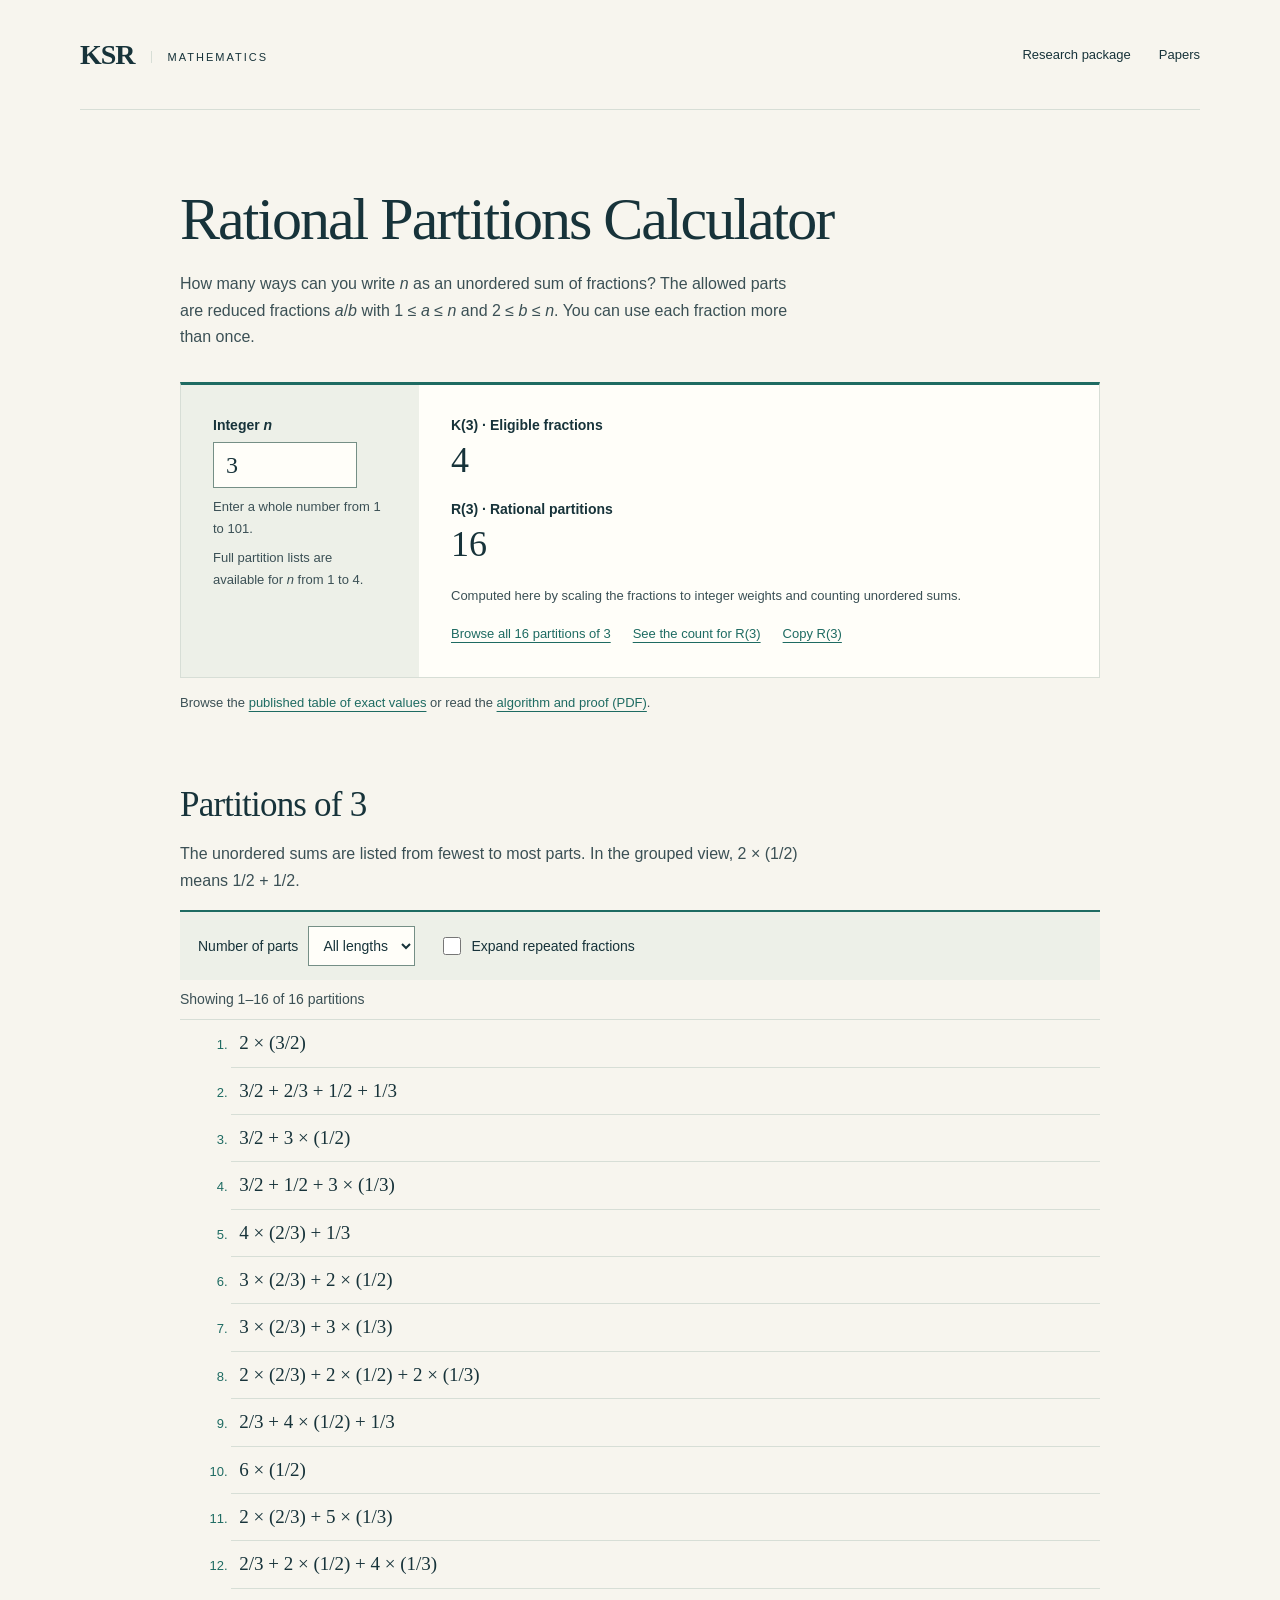
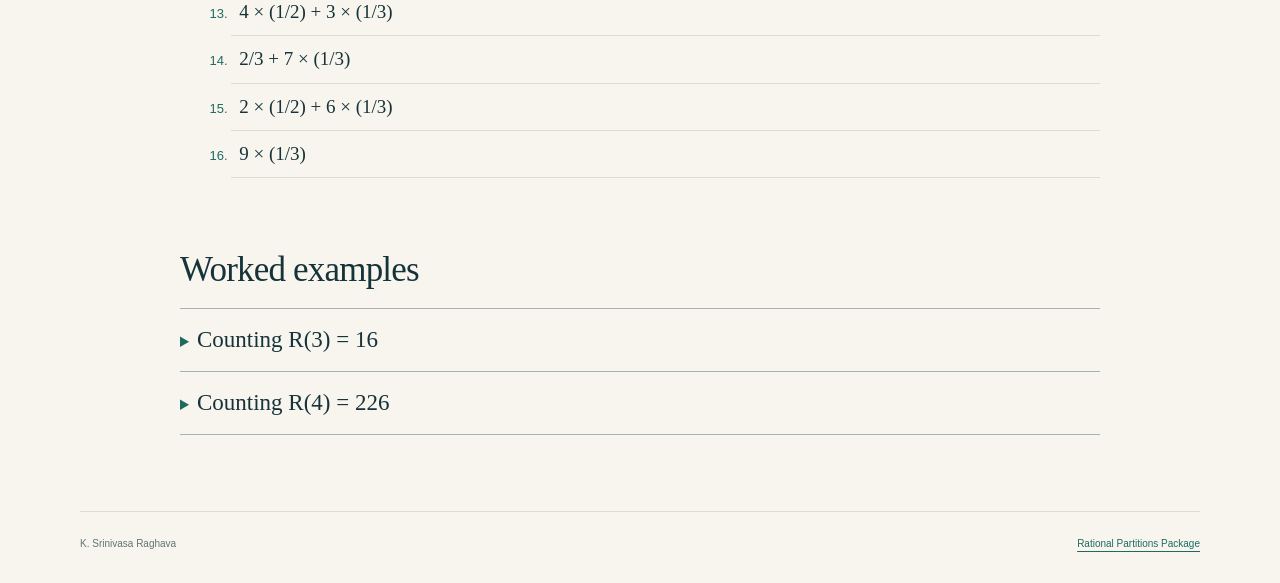
<file: docs/rational-partitions.html>
<!doctype html>
<html lang="en">
<head>
  <meta charset="utf-8">
  <meta name="viewport" content="width=device-width, initial-scale=1">
  <meta name="theme-color" content="#17333a">
  <meta name="description" content="Find exact rational partition counts through 101 and browse every partition of 3 and 4 alongside the worked examples.">
  <title>Rational Partitions Calculator | K. Srinivasa Raghava</title>
  <link rel="stylesheet" href="styles.css">
  <style>
    .calc-page { max-width: 920px; margin-inline: auto; padding-block: clamp(40px, 6vw, 76px); }
    .calc-page h1 { max-width: 800px; font-size: clamp(38px, 5vw, 60px); }
    .calc-page h2 { font-size: clamp(27px, 4vw, 35px); }
    .calc-page p, .calc-page li { line-height: 1.65; }
    .calc-intro { max-width: 71ch; margin: 18px 0 32px; color: var(--body); }
    .calc-panel { display: grid; grid-template-columns: minmax(180px, .7fr) minmax(0, 2fr); background: var(--white); border: 1px solid var(--line); border-top: 3px solid var(--accent); }
    .calc-controls, .calc-results { padding: clamp(20px, 3vw, 32px); min-width: 0; }
    .calc-controls { background: var(--wash); }
    .calc-controls label, .calc-label { display: block; font-size: 14px; font-weight: bold; }
    .calc-controls input { margin-top: 9px; width: 100%; max-width: 12ch; min-height: 46px; padding: 7px 12px; color: var(--ink); background: var(--white); border: 1px solid #758f86; font: 24px Georgia, serif; }
    .calc-page .calc-hint, .calc-page .calc-method, .calc-page .calc-source { color: var(--body); font-size: 13px; }
    .calc-hint { margin: 8px 0 0; }
    .calc-results dl { margin: 0; }
    .calc-results dt:not(:first-child) { margin-top: 18px; }
    .calc-label { margin-bottom: 5px; }
    .calc-value { display: block; margin: 0; overflow-wrap: anywhere; font: 36px/1.25 Georgia, serif; font-variant-numeric: lining-nums tabular-nums; }
    .calc-value.long { font: 16px/1.65 ui-monospace, Consolas, monospace; }
    .calc-method { margin: 18px 0 0; }
    .calc-actions { display: flex; flex-wrap: wrap; align-items: center; gap: 12px 22px; margin-top: 15px; font-size: 13px; }
    .calc-actions button { background: none; border: 0; color: var(--accent); text-decoration: underline; text-underline-offset: 4px; cursor: pointer; padding: 4px 0; }
    .calc-error { margin: 0; font-size: 15px; }
    .calc-source { margin: 14px 0 0; }
    .partition-explorer { margin-top: clamp(45px, 7vw, 72px); scroll-margin-top: 20px; }
    .partition-explorer p { max-width: 72ch; color: var(--body); }
    .list-controls { display: flex; align-items: center; flex-wrap: wrap; gap: 8px 28px; padding: 12px 18px; background: var(--wash); border-top: 2px solid var(--accent); }
    .list-controls label { display: inline-flex; align-items: center; gap: 10px; min-height: 44px; font-size: 14px; }
    .list-controls select, .list-pages button { min-height: 40px; padding: 7px 10px; border: 1px solid #758f86; background: var(--white); color: var(--ink); }
    .list-controls select { max-width: 100%; }
    .list-controls input { width: 18px; height: 18px; margin: 0; accent-color: var(--accent); }
    .list-navigation { position: sticky; top: 0; z-index: 1; display: flex; align-items: center; justify-content: space-between; flex-wrap: wrap; gap: 4px 14px; padding: 8px 0; background: var(--paper); border-bottom: 1px solid var(--line); }
    .list-navigation p { margin: 0; font-size: 14px; font-variant-numeric: tabular-nums; }
    .list-pages { display: flex; flex-wrap: wrap; gap: 8px; }
    .list-pages button { cursor: pointer; font-size: 14px; }
    .list-pages button:hover:enabled { background: var(--wash); }
    .list-pages button:disabled { color: var(--muted); border-color: var(--line); cursor: default; }
    .partition-list { margin: 0; padding-inline-start: 3.2em; }
    .partition-list li { padding: 8px 0 8px 8px; border-bottom: 1px solid var(--line); overflow-wrap: anywhere; font: 19px/1.6 Georgia, serif; font-variant-numeric: lining-nums tabular-nums; }
    .partition-list li::marker { color: var(--accent); font: 13px Arial, sans-serif; font-variant-numeric: tabular-nums; }
    .calc-examples { margin-top: clamp(45px, 7vw, 72px); }
    .calc-examples h2 { margin-bottom: 18px; }
    .calc-examples details { border-top: 1px solid #a4b4aa; }
    .calc-examples details:last-of-type { border-bottom: 1px solid #a4b4aa; }
    .calc-examples summary { cursor: pointer; padding: 18px 0; color: var(--ink); font: 23px Georgia, serif; }
    .calc-examples summary::marker { color: var(--accent); font-size: 16px; }
    .calc-steps { padding-left: 1.5em; margin: 0; max-width: 76ch; }
    .calc-steps li { padding: 0 0 13px 3px; }
    .calc-steps p { margin: 0 0 12px; }
    .calc-steps li::marker { color: var(--accent); font-weight: bold; }
    .calc-steps table { border-collapse: collapse; width: min(100%, 570px); margin: 8px 0 0; font-size: 15px; font-variant-numeric: tabular-nums; }
    .calc-steps th, .calc-steps td { padding: 7px 6px; text-align: right; border-bottom: 1px solid var(--line); }
    .calc-steps tr > :first-child { text-align: left; }
    .calc-equation { display: block; margin: 7px 0; font: clamp(18px, 2.5vw, 23px)/1.5 Georgia, serif; color: var(--accent); }
    .calc-examples details > p { margin: 0 0 22px; font-size: 14px; }
    .example-links { display: flex; flex-wrap: wrap; gap: 4px 22px; }
    @media (max-width: 620px) {
      .calc-panel { grid-template-columns: minmax(0, 1fr); }
      .calc-steps table { font-size: 13px; }
      .calc-steps th, .calc-steps td { padding: 6px 3px; }
    }
  </style>
</head>
<body>
  <a class="skip-link" href="#calculator">Skip to calculator</a>
  <header class="site-header">
    <a class="wordmark" href="./" aria-label="Research collection home">KSR<span>Mathematics</span></a>
    <nav aria-label="Main navigation">
      <a href="./#rational-partitions-package">Research package</a>
      <a href="./#papers">Papers</a>
    </nav>
  </header>
  <main class="calc-page">
    <h1>Rational Partitions Calculator</h1>
    <p class="calc-intro">How many ways can you write <i>n</i> as an unordered sum of fractions? The allowed parts are reduced fractions <i>a</i>/<i>b</i> with 1 ≤ <i>a</i> ≤ <i>n</i> and 2 ≤ <i>b</i> ≤ <i>n</i>. You can use each fraction more than once.</p>
    <section class="calc-panel" id="calculator" aria-label="Exact partition calculator">
      <div class="calc-controls">
        <label for="order">Integer <i>n</i></label>
        <input id="order" type="text" value="3" inputmode="numeric" autocomplete="off" spellcheck="false" aria-describedby="order-range" disabled>
        <p class="calc-hint" id="order-range">Enter a whole number from 1 to 101.</p>
        <p class="calc-hint">Full partition lists are available for <i>n</i> from 1 to 4.</p>
        <noscript><p>Enable JavaScript to change the input, or use the exact values table below.</p></noscript>
      </div>
      <div class="calc-results">
        <div id="result">
          <dl>
            <dt class="calc-label"><span id="key-label">K(3)</span> · Eligible fractions</dt>
            <dd class="calc-value" id="key-count">4</dd>
            <dt class="calc-label"><span id="partition-label">R(3)</span> · Rational partitions</dt>
            <dd class="calc-value" id="partition-count">16</dd>
          </dl>
          <p class="calc-method" id="method"></p>
          <div class="calc-actions">
            <a id="browse-list" href="#partitions" hidden>Browse the partitions</a>
            <a id="walkthrough" href="#example-3">See the count for R(3)</a>
            <button id="copy-count" type="button" hidden>Copy R(3)</button>
            <span id="copy-status" role="status"></span>
          </div>
        </div>
        <p class="calc-error" id="error" hidden></p>
        <span id="update-status" class="sr-only" role="status" aria-live="polite" aria-atomic="true"></span>
      </div>
    </section>
    <p class="calc-source">Browse the <a href="https://github.com/SRINIVASARAGHAVA/Rational-Partitions-Package/blob/main/R_values.txt">published table of exact values</a> or read the <a href="https://github.com/SRINIVASARAGHAVA/Rational-Partitions-Package/blob/main/rational-partition-algorithm.pdf">algorithm and proof (PDF)</a>.</p>
    <section class="partition-explorer" id="partitions" aria-labelledby="list-title" tabindex="-1" hidden>
      <h2 id="list-title">Rational partitions</h2>
      <p id="list-empty" hidden>There are no eligible fractions for 1, so its partition list is empty.</p>
      <div id="list-content">
        <p>The unordered sums are listed from fewest to most parts. In the grouped view, 2 × (1/2) means 1/2 + 1/2.</p>
        <div class="list-controls">
          <label>Number of parts <select id="part-length" aria-controls="partition-list"><option value="">All lengths</option></select></label>
          <label><input type="checkbox" id="expand-sums" aria-controls="partition-list">Expand repeated fractions</label>
        </div>
        <div class="list-navigation">
          <p id="list-range" role="status" aria-atomic="true"></p>
          <div id="list-pages" class="list-pages" role="group" aria-label="Partition list pages" hidden>
            <button type="button" id="list-prev" aria-controls="partition-list">Previous</button>
            <button type="button" id="list-next" aria-controls="partition-list">Next</button>
          </div>
        </div>
        <ol id="partition-list" class="partition-list" aria-labelledby="list-title"></ol>
      </div>
    </section>
    <section class="calc-examples" aria-labelledby="examples-title">
      <h2 id="examples-title">Worked examples</h2>
      <details id="example-3">
        <summary>Counting R(3) = 16</summary>
        <ol class="calc-steps">
          <li><strong>List the four fractions.</strong> The thirds are 1/3 and 2/3. The halves are 1/2 and 3/2. Their subtotals add to 3. The subtotal from thirds must therefore be a multiple of both 1/3 and 1/2. Since 2 and 3 are coprime, that subtotal is an integer.</li>
          <li><strong>Count the two groups.</strong> To make an integer subtotal <i>j</i> from thirds, the numbers of copies <i>u</i> and <i>v</i> satisfy <i>u</i> + 2<i>v</i> = 3<i>j</i>. For halves they satisfy <i>u</i> + 3<i>v</i> = 2<i>j</i>. In each case, choosing a nonnegative <i>v</i> up to the allowed maximum fixes <i>u</i>.
            <table aria-label="Ways to reach each subtotal using thirds or halves for n equals 3">
              <thead><tr><th scope="col">Subtotal <i>j</i></th><th scope="col">0</th><th scope="col">1</th><th scope="col">2</th><th scope="col">3</th></tr></thead>
              <tbody><tr><th scope="row">Thirds</th><td>1</td><td>2</td><td>4</td><td>5</td></tr>
                <tr><th scope="row">Halves</th><td>1</td><td>1</td><td>2</td><td>3</td></tr></tbody>
            </table>
          </li>
          <li><strong>Pair subtotals that add to 3.</strong> Each choice of thirds totaling <i>j</i> can be paired with every choice of halves totaling 3 − <i>j</i>.
            <span class="calc-equation">R(3) = 1 × 3 + 2 × 2 + 4 × 1 + 5 × 1 = <strong>16</strong>.</span>
          </li>
        </ol>
        <p class="example-links"><a class="use-example" href="#order" data-order="3" hidden>Show n = 3 in the calculator</a><a href="?n=3#partitions">Browse all 16 partitions of 3</a></p>
      </details>
      <details id="example-4">
        <summary>Counting R(4) = 226</summary>
        <ol class="calc-steps">
          <li><strong>Group the seven fractions.</strong> The thirds are 1/3, 2/3 and 4/3. The other parts are 1/4, 3/4, 1/2 and 3/2. The latter have denominators dividing 4. The thirds therefore have a subtotal that is a multiple of both 1/3 and 1/4, hence an integer.</li>
          <li><strong>Count each group by subtotal.</strong> For thirds totaling <i>j</i>, count the nonnegative solutions of <i>u</i> + 2<i>v</i> + 4<i>w</i> = 3<i>j</i>. For example, at <i>j</i> = 2 there are four solutions with <i>w</i> = 0 and two with <i>w</i> = 1.
            <p>The half parts total a multiple of 1/2. To reach the integer <i>j</i>, the quarter parts must therefore also total a multiple of 1/2. Write their subtotal as <i>r</i>/2, leaving (2<i>j</i> − <i>r</i>)/2 for the half parts. In quarter units the first count is ⌊2<i>r</i>/3⌋ + 1. In half units the second is ⌊(2<i>j</i> − <i>r</i>)/3⌋ + 1. Multiply the two counts and sum over <i>r</i> = 0, …, 2<i>j</i>. At <i>j</i> = 1 this gives 1 × 1 + 1 × 1 + 2 × 1 = 4.</p>
            <table aria-label="Ways to reach each subtotal using thirds or the other fractions for n equals 4">
              <thead><tr><th scope="col">Subtotal <i>j</i></th><th scope="col">0</th><th scope="col">1</th><th scope="col">2</th><th scope="col">3</th><th scope="col">4</th></tr></thead>
              <tbody><tr><th scope="row">Thirds</th><td>1</td><td>2</td><td>6</td><td>9</td><td>16</td></tr>
                <tr><th scope="row">Quarters &amp; halves</th><td>1</td><td>4</td><td>12</td><td>27</td><td>48</td></tr></tbody>
            </table>
          </li>
          <li><strong>Pair subtotals that add to 4.</strong> Multiply the entry for thirds totaling <i>j</i> by the entry for quarters and halves totaling 4 − <i>j</i>.
            <span class="calc-equation">R(4) = 1 × 48 + 2 × 27 + 6 × 12 + 9 × 4 + 16 × 1 = <strong>226</strong>.</span>
          </li>
        </ol>
        <p class="example-links"><a class="use-example" href="#order" data-order="4" hidden>Show n = 4 in the calculator</a><a href="?n=4#partitions">Browse all 226 partitions of 4</a></p>
      </details>
    </section>
  </main>
  <footer><span>K. Srinivasa Raghava</span><a href="./#rational-partitions-package">Rational Partitions Package</a></footer>
  <script type="application/json" id="exact-rows">[
["0","0"],
["1","1"],
["4","16"],
["7","226"],
["14","8047"],
["17","223310"],
["28","19427673"],
["35","1208928320"],
["46","209924387816"],
["53","29755936703990"],
["72","11435584649661823"],
["79","1722867557733626077"],
["102","1308567615018603641255"],
["113","616563815825352848124715"],
["128","1073916756716760287994290630"],
["143","654192576413390465389509894893"],
["174","1713579344111425236909679499066846"],
["185","832797074866439220111041884387838792"],
["220","3787994310866844887921900156675831824405"],
["235","5343649357268466678865138717973085492092027"],
["258","55659066853112618668696724258520974958895208295"],
["277","191559122061911699196340327907977473388072907276903"],
["320","2645089154281566086039531116554182801522031249536040441"],
["335","3573028045270571303447492815515542627470939675926233039487"],
["374","126637408444280403140441974135629812179916125319085708684298011"],
["397","971033061510856466527698732604536926649352879911184057642013257042"],
["432","23626057379493707057161991461163559081755443065716719423732510899941648"],
["455","185550042166916445919770483398648873696090342416069487335075960594026074280"],
["510","11405266619777829385753183113306631680189533396207178032524924030882716482886017"],
["525","16495918246886874946781417720997202026302647499107720832106997617318522025532711500"],
["584","1625444928614558641870452606314512305926975181173082090348419218806985233872422081214482"],
["615","21830888842738911177926029145074782062208871428597387965389572161410903982559920650626927437"],
["654","3691460012948555193781784242307323585761603589807835815199221172581164090709846563400318334229658"],
["685","120380936552117999771467788143848901867066410440301615507774802479557502249472490824520919306679980497"],
["732","88216177508766297221044965089543518227512835552115344829815176661832561431161311532801600687367328153025503"],
["755","624192852477773644913745770197021111908032871066548839996195289838872640923888618349408509024485669243468401779"],
["826","241504106871637545597380498557711495367800755898889825793822423459489456451534926728431428960921382471518452782189559"],
["861","15003075952483481940063006215938336547883906788076865293629249187498858998777023841103553867474808688394244190079901044442"],
["908","8416388865279150226080437392087591017879572916445993893067648231027240799089822984011053285115991662744276556648091808154947317"],
["939","257303423288347408526608851837738975092588105807326716635760452798305332742053690086444577909944304522707505868514610472990079876706"],
["1018","226945853801478502627776719573838602323987469793567805863817714584936409250181871044717372139136353276980743148539084568299793778875535545"],
["1041","1702532105000803761703920242458651008795994020408625084127950729465516585746712618101645622617013958305030579481872481193079459108003722780886"],
["1124","2231285589272609339502509817656864714292147228302787792555244438145068487557817932916569487677949994227830547536357141414118891053016781337583367859"],
["1163","252787455912519391140524695859047742632766926438523271944700871265871033633582789589584117590930541919518558403205888995126315675805165944794479680857133"],
["1210","114295490897130163652438424899318620436480554703341953883569767634172014330267224693040240488500177771837734746633183529095705788510323807992264267360323738900"],
["1253","23751141084215645266798278129174135692481771365834942833591802556372930064486794386936898669275748726599677723724487775841673750372983253691001164086184253053389684"],
["1344","68528672078547735048377339673856326207249891036133791391041626573981557569531193069571163238423578443170645444243734585689956670537886610327703361057893937419814751679606"],
["1375","1930889302953251718668281274167859253974511788770824749558845746173507805152783705061151508623627749714368148270353233268031473675667724871005134244949133949197944290331863335"],
["1458","17151838154799095721733529628640697812768194695915840067517993825965383291640213406349746268738992233126145446739832631006523767998217567089516865275318058448615515959442499987707246"],
["1497","1769379726006151422531807552781197857242589757037232663686200497000338554881147965977747823705719537371380017714465105132867273301631439792917797985503810301158498049573959469715601506446"],
["1560","8125272906821371345331529329417928389257950197418074668126523936740118440007477730232611384878300911108157983257355647994552274136179427399051428051133577323570941978901751448973732818601851129"],
["1607","2910330451821694020188535419710770412867257070768385375842188638757003862700861712813822699265455402962543239543463749886165410759012441702333234505271919882723924802766261508772167642911308517806823"],
["1710","[base64]"],
["1745","[base64]"],
["1824","[base64]"],
["1871","[base64]"],
["1942","[base64]"],
["1997","[base64]"],
["2112","[base64]"],
["2143","[base64]"],
["2262","[base64]"],
["2321","[base64]"],
["2392","[base64]"],
["2455","[base64]"],
["2550","[base64]"],
["2589","[base64]"],
["2720","[base64]"],
["2783","[base64]"],
["2870","[base64]"],
["2917","[base64]"],
["3056","[base64]"],
["3103","[base64]"],
["3246","[base64]"],
["3317","[base64]"],
["3396","[base64]"],
["3467","[base64]"],
["3586","[base64]"],
["3633","[base64]"],
["3788","[base64]"],
["3851","[base64]"],
["3958","[base64]"],
["4037","[base64]"],
["4200","[base64]"],
["4247","[base64]"],
["4374","[base64]"],
["4457","[base64]"],
["4568","[base64]"],
["4647","[base64]"],
["4822","[base64]"],
["4869","[base64]"],
["5012","[base64]"],
["5099","[base64]"],
["5218","[base64]"],
["5309","[base64]"],
["5452","[base64]"],
["5515","[base64]"],
["5706","[base64]"],
["5789","[base64]"],
["5908","[base64]"],
["5987","[base64]"],
["6186","[base64]"]
]</script>
  <script>
    (() => {
      const published = JSON.parse(document.getElementById('exact-rows').textContent);
      const input = document.getElementById('order');
      const result = document.getElementById('result');
      const error = document.getElementById('error');
      const status = document.getElementById('update-status');
      const partitionCount = document.getElementById('partition-count');
      const walkthrough = document.getElementById('walkthrough');
      const copy = document.getElementById('copy-count');
      const copyStatus = document.getElementById('copy-status');
      const directLimit = 8;
      const listLimit = 4;
      const pageSize = 16;
      const explorer = document.getElementById('partitions');
      const list = document.getElementById('partition-list');
      const lengthFilter = document.getElementById('part-length');
      const expandSums = document.getElementById('expand-sums');
      const previous = document.getElementById('list-prev');
      const next = document.getElementById('list-next');
      const browse = document.getElementById('browse-list');
      let partitionsByLength = [];
      let page = 0;

      function gcd(a, b) {
        while (b !== 0) [a, b] = [b, a % b];
        return a;
      }

      function scaledProblem(n) {
        let denominator = 1;
        for (let b = 2; b <= n; b++) {
          denominator = denominator / gcd(denominator, b) * b;
        }
        const keys = [];
        for (let b = 2; b <= n; b++) {
          for (let a = 1; a <= n; a++) {
            if (gcd(a, b) === 1) {
              keys.push({ fraction: a + '/' + b, weight: a * (denominator / b) });
            }
          }
        }
        return { keys, target: n * denominator };
      }

      function countDirectly({keys, target}) {
        const counts = Array(target + 1).fill(0n);
        counts[0] = 1n;
        for (const {weight} of keys) {
          for (let total = weight; total <= target; total++) {
            counts[total] += counts[total - weight];
          }
        }
        return [String(keys.length), counts[target].toString()];
      }

      function enumeratePartitions({keys, target}) {
        const ordered = [...keys].sort((a, b) => b.weight - a.weight);
        const path = [];
        const found = [];
        function visit(first, remaining) {
          if (remaining === 0) {
            found.push(path.slice());
            return;
          }
          for (let i = first; i < ordered.length; i++) {
            const key = ordered[i];
            if (key.weight > remaining) continue;
            path.push(key.fraction);
            // Reusing i allows repeats. Earlier keys cannot reappear in this branch.
            visit(i, remaining - key.weight);
            path.pop();
          }
        }
        visit(0, target);
        return found.sort((a, b) => a.length - b.length);
      }

      function formatPartition(parts) {
        if (expandSums.checked) return parts.join(' + ');
        const terms = [];
        for (let start = 0; start < parts.length;) {
          let end = start + 1;
          while (end < parts.length && parts[end] === parts[start]) end++;
          const copies = end - start;
          terms.push(copies === 1 ? parts[start] : copies + ' × (' + parts[start] + ')');
          start = end;
        }
        return terms.join(' + ');
      }

      function showPage() {
        const length = Number(lengthFilter.value);
        const rows = length ? partitionsByLength.filter(parts => parts.length === length) : partitionsByLength;
        const begin = page * pageSize;
        const end = Math.min(begin + pageSize, rows.length);
        list.start = begin + 1;
        list.replaceChildren(...rows.slice(begin, end).map(parts => {
          const item = document.createElement('li');
          item.textContent = formatPartition(parts);
          return item;
        }));
        const range = document.getElementById('list-range');
        range.textContent = rows.length === 1 ? 'Showing 1 of 1 partition' :
          'Showing ' + (begin + 1) + '–' + end + ' of ' + rows.length + ' partitions';
        const active = document.activeElement;
        previous.disabled = begin === 0;
        next.disabled = end === rows.length;
        document.getElementById('list-pages').hidden = rows.length <= pageSize;
        if (active === next && next.disabled && !previous.disabled) previous.focus();
        if (active === previous && previous.disabled && !next.disabled) next.focus();
      }

      function changePage(delta) {
        const scrolledPastStart = list.getBoundingClientRect().top < 0;
        page += delta;
        showPage();
        if (scrolledPastStart) lengthFilter.closest('.list-controls').scrollIntoView();
      }

      function updateExplorer(n, problem) {
        partitionsByLength = [];
        page = 0;
        list.replaceChildren();
        explorer.hidden = !problem || n > listLimit;
        browse.hidden = explorer.hidden || n === 1;
        if (explorer.hidden) return;
        partitionsByLength = enumeratePartitions(problem);
        document.getElementById('list-title').textContent = 'Partitions of ' + n;
        document.getElementById('list-empty').hidden = partitionsByLength.length > 0;
        document.getElementById('list-content').hidden = partitionsByLength.length === 0;
        if (!partitionsByLength.length) return;
        browse.href = '?n=' + n + '#partitions';
        browse.textContent = partitionsByLength.length === 1 ? 'View the partition of ' + n :
          'Browse all ' + partitionsByLength.length + ' partitions of ' + n;
        const lengths = new Set(partitionsByLength.map(parts => parts.length));
        lengthFilter.replaceChildren(new Option('All lengths', ''));
        for (const length of lengths) lengthFilter.add(new Option(length + ' parts', String(length)));
        showPage();
      }

      function update() {
        const text = input.value.trim();
        const n = Number(text);
        copyStatus.textContent = '';
        if (!/^\d+$/.test(text) || !Number.isSafeInteger(n) || n < 1 || n > published.length) {
          updateExplorer(null, null);
          result.hidden = true;
          error.hidden = false;
          error.textContent = 'Enter a whole number from 1 to 101 to see its counts.';
          status.textContent = error.textContent;
          input.setAttribute('aria-invalid', 'true');
          input.setAttribute('aria-describedby', 'error');
          return;
        }
        input.removeAttribute('aria-invalid');
        input.setAttribute('aria-describedby', 'order-range');
        error.hidden = true;
        const problem = n <= directLimit ? scaledProblem(n) : null;
        const [keys, partitions] = problem ? countDirectly(problem) : published[n - 1];
        updateExplorer(n, problem);
        document.getElementById('key-label').textContent = 'K(' + n + ')';
        document.getElementById('partition-label').textContent = 'R(' + n + ')';
        document.getElementById('key-count').textContent = keys;
        partitionCount.textContent = partitions;
        partitionCount.classList.toggle('long', partitions.length > 16);
        const method = document.getElementById('method');
        if (n === 1) method.textContent = 'Every allowed denominator must be at least 2. For n = 1 the set of eligible fractions is empty.';
        else if (n <= directLimit) method.textContent = 'Computed here by scaling the fractions to integer weights and counting unordered sums.';
        else method.textContent = 'Exact entry from the published table, displayed with all ' + partitions.length + ' digits of R(' + n + ').';
        walkthrough.hidden = n !== 3 && n !== 4;
        if (!walkthrough.hidden) {
          walkthrough.href = '#example-' + n;
          walkthrough.textContent = 'See the count for R(' + n + ')';
        }
        copy.hidden = !navigator.clipboard;
        copy.textContent = 'Copy R(' + n + ')';
        result.hidden = false;
        status.textContent = partitions.length <= 16
          ? 'For n = ' + n + ', K = ' + keys + ' and R = ' + partitions + '.'
          : 'For n = ' + n + ', K = ' + keys + '. The exact ' + partitions.length + '-digit value of R is displayed.';
      }

      input.disabled = false;
      const initialOrder = new URLSearchParams(location.search).get('n');
      if (initialOrder !== null) input.value = initialOrder;
      input.addEventListener('input', update);
      lengthFilter.addEventListener('change', () => { page = 0; showPage(); });
      expandSums.addEventListener('change', showPage);
      previous.addEventListener('click', () => changePage(-1));
      next.addEventListener('click', () => changePage(1));
      copy.addEventListener('click', async () => {
        const count = partitionCount.textContent;
        try {
          await navigator.clipboard.writeText(count);
          if (count === partitionCount.textContent && !result.hidden) copyStatus.textContent = 'Copied.';
        } catch {
          copyStatus.textContent = 'Select the number to copy it.';
        }
      });
      function openLinkedExample() {
        if (location.hash === '#example-3' || location.hash === '#example-4') {
          document.getElementById(location.hash.slice(1)).open = true;
        }
      }
      walkthrough.addEventListener('click', () => {
        document.getElementById(walkthrough.hash.slice(1)).open = true;
      });
      for (const link of document.querySelectorAll('.use-example')) {
        link.hidden = false;
        link.addEventListener('click', () => {
          input.value = link.dataset.order;
          update();
          input.focus({ preventScroll: true });
        });
      }
      window.addEventListener('hashchange', openLinkedExample);
      openLinkedExample();
      update();
    })();
  </script>
</body>
</html>
</file>
<file: docs/styles.css>
:root{--paper:#f7f5ee;--ink:#17333a;--body:#3b5055;--muted:#627474;--line:#d7ded6;--accent:#1e6b62;--white:#fffef9;--wash:#edf0e8;font-family:Arial,Helvetica,sans-serif;color:var(--ink);background:var(--paper);font-synthesis:none;scroll-behavior:smooth}
*{box-sizing:border-box}body{margin:0}a{color:var(--accent);text-underline-offset:4px}a:hover{text-decoration-thickness:2px}a:focus-visible,button:focus-visible,input:focus-visible,select:focus-visible,summary:focus-visible{outline:3px solid #b5712c;outline-offset:5px}button,input,select{font:inherit}[hidden]{display:none!important}.site-header,main,footer{width:min(1120px,calc(100% - 96px));margin-inline:auto}.site-header{height:110px;display:flex;align-items:center;justify-content:space-between;border-bottom:1px solid var(--line)}.wordmark{font-family:Georgia,'Times New Roman',serif;font-size:28px;font-weight:bold;color:var(--ink);text-decoration:none;letter-spacing:-1px}.wordmark span{font-family:Arial,Helvetica,sans-serif;font-size:11px;letter-spacing:2px;font-weight:400;text-transform:uppercase;padding-left:16px;margin-left:16px;border-left:1px solid var(--line);vertical-align:middle}nav{display:flex;gap:28px;font-size:13px}nav a{text-decoration:none;color:var(--ink)}.hero{display:grid;grid-template-columns:1fr 230px;gap:80px;padding:86px 0 90px;align-items:center}.eyebrow{font-size:10px;font-weight:bold;letter-spacing:2px;text-transform:uppercase;color:var(--accent);margin:0 0 23px}h1,h2,h3,.hero-subtitle{font-family:Georgia,'Times New Roman',serif;font-weight:400}h1{font-size:clamp(38px,5vw,62px);line-height:1.12;letter-spacing:-2px;margin:0 0 6px}.hero-subtitle{font-size:clamp(29px,4vw,47px);line-height:1.15;color:var(--muted);margin:0 0 28px;letter-spacing:-1px}.intro{font-size:17px;max-width:500px;color:var(--body);line-height:1.7;margin:0 0 32px}.hero-links{display:flex;gap:25px;align-items:center;font-size:12px}.button{display:inline-flex;align-items:center;gap:30px;padding:16px 22px;background:var(--ink);color:var(--white);border:1px solid var(--ink);text-decoration:none}.button:hover{background:var(--accent)}.hero-note{border-left:1px solid var(--line);padding-left:40px}.collection-number{display:block;font-family:Georgia,'Times New Roman',serif;font-size:82px;letter-spacing:-6px;line-height:1}.hero-note>p{font-size:13px;color:var(--body)}.note-rule{height:1px;background:var(--line);width:38px;margin:23px 0}.hero-note .note-small{font-size:11px;line-height:1.9}.note-caption{display:block;margin-top:24px;font-size:10px;line-height:1.7;color:var(--muted)}.collection{scroll-margin-top:25px}.section-heading{display:flex;justify-content:space-between;align-items:end;border-top:2px solid var(--ink);padding-top:30px;padding-bottom:26px}.section-heading .eyebrow{margin-bottom:10px}h2{font-size:34px;letter-spacing:-.8px;margin:0}.section-heading>p{font-size:11px;line-height:1.8;text-align:right;color:var(--muted);margin:0}.filters{display:flex;gap:20px;align-items:end;background:var(--wash);padding:22px;margin:0 0 23px}.filters label{font-size:10px;font-weight:bold;letter-spacing:.4px;display:block;margin-bottom:8px}.search-group{flex:1}.topic-group{width:240px}.filters input,.filters select{border:1px solid #abbcb3;border-radius:0;background:var(--white);color:var(--ink);width:100%;height:42px;padding:8px 12px;font-size:12px}.filters input::placeholder{color:var(--muted)}.clear-button{background:none;border:0;border-bottom:1px solid var(--muted);padding:10px 0;margin-bottom:4px;color:var(--body);font-size:11px;white-space:nowrap;cursor:pointer}.collection-line{display:flex;justify-content:space-between;color:var(--muted);font-size:10px;letter-spacing:.3px;border-bottom:1px solid var(--line);padding:0 0 12px}.collection-line p{margin:0}.paper{display:grid;grid-template-columns:62px 1fr;gap:10px;padding:33px 0 29px;border-bottom:1px solid var(--line)}.paper-number{font-family:Georgia,'Times New Roman',serif;font-size:18px;color:#7e9188;padding-top:27px}.paper-meta{display:flex;gap:14px;flex-wrap:wrap;font-size:10px;color:var(--muted);line-height:1.5}.paper-meta span+span:before{content:'·';margin-right:14px;color:var(--muted)}h3{font-size:26px;line-height:1.3;letter-spacing:-.35px;margin:11px 0 14px;max-width:880px}h3 a{color:var(--ink);text-decoration:none}h3 a:hover{color:var(--accent);text-decoration:underline}.summary{font-size:13px;line-height:1.85;color:var(--body);max-width:850px;margin:0 0 16px}.tags{display:flex;gap:7px;flex-wrap:wrap;margin-bottom:20px}.tag{font-size:9px;padding:5px 8px;border:1px solid #d9e0d4;background:#f0f2e9;color:#496459}.paper-actions{display:flex;gap:23px;align-items:center;flex-wrap:wrap;font-size:11px;line-height:1.5}.paper-actions a{color:var(--accent)}.paper-actions .pdf-link{font-weight:bold}.pdf-link span[aria-hidden]{padding-left:4px}.copy-citation{border:0;background:none;color:var(--accent);text-decoration:underline;text-underline-offset:4px;padding:0;cursor:pointer;font-size:11px}.citation{margin-top:16px;font-size:10px;color:var(--muted)}.citation summary{cursor:pointer;width:fit-content}.citation pre{padding:16px;background:var(--wash);font-size:10px;line-height:1.7;white-space:pre-wrap;overflow-wrap:anywhere;color:var(--body);border:1px solid var(--line)}.empty-state{padding:45px 20px;background:var(--wash);font-size:14px;line-height:1.6;color:var(--body)}.about{display:grid;grid-template-columns:1fr 1.5fr;gap:70px;padding:75px 0 65px;scroll-margin-top:25px}.about .eyebrow{margin-bottom:13px}.about h2{font-size:30px}.about p:not(.eyebrow){font-size:13px;line-height:1.85;color:var(--body);margin:0 0 17px}.about .rights{font-size:11px!important;color:var(--muted)!important}.about a{font-size:12px}footer{border-top:1px solid var(--line);display:flex;justify-content:space-between;gap:25px;padding:26px 0 34px;font-size:10px;color:var(--muted)}.skip-link{position:absolute;top:-80px;left:20px;background:var(--ink);color:white;padding:14px;z-index:10}.skip-link:focus{top:12px}.sr-only{position:absolute!important;width:1px;height:1px;padding:0;margin:-1px;overflow:hidden;clip:rect(0,0,0,0);white-space:nowrap;border:0}
@media(max-width:800px){.site-header,main,footer{width:calc(100% - 48px)}.site-header{height:88px}.hero{gap:35px;grid-template-columns:1fr 155px;padding:64px 0}.hero-note{padding-left:25px}.hero-links{align-items:start;flex-direction:column;gap:18px}.paper{grid-template-columns:40px 1fr}.filters{flex-wrap:wrap}.search-group{min-width:50%}.topic-group{width:220px}.clear-button{margin-left:auto}.about{gap:35px;grid-template-columns:1fr 1.5fr}.paper-actions{gap:18px}}
@media(max-width:540px){.site-header,main,footer{width:calc(100% - 36px)}.wordmark{font-size:25px}.wordmark span{display:none}nav{gap:18px;font-size:11px}.hero{display:block;padding:45px 0 48px}h1{font-size:38px;letter-spacing:-1.6px}.hero-subtitle{font-size:31px}.hero-note{display:none}.intro{font-size:15px}.hero-links{font-size:11px;gap:20px;flex-direction:row;align-items:center;flex-wrap:wrap}.button{padding:14px 17px;gap:20px}.section-heading{align-items:start;gap:15px}.section-heading>p{font-size:9px;max-width:120px}.section-heading h2{font-size:28px}.filters{padding:16px;gap:15px}.search-group,.topic-group{width:100%;flex:auto}.clear-button{margin-left:0}.collection-line{font-size:9px}.paper{display:block;padding:27px 0}.paper-number{display:none}.paper-meta{font-size:9px;gap:8px}.paper-meta span+span:before{margin-right:8px}h3{font-size:24px}.summary{font-size:12px}.paper-actions{gap:15px;font-size:10px}.copy-citation{font-size:10px}.about{display:block;padding:48px 0 35px}.about h2{margin-bottom:23px}footer{display:block;line-height:1.8}footer span{display:block}.eyebrow{font-size:9px;letter-spacing:1.5px}}
.hero{grid-template-columns:minmax(0,1fr) minmax(260px,340px);gap:64px;padding:70px 0 78px}.intro{max-width:660px;font-size:16px;line-height:1.8}.hero-portrait{margin:0;min-width:0}.hero-portrait img{display:block;width:100%;height:auto;aspect-ratio:1122/1402;object-fit:contain;border:1px solid var(--line);background:var(--wash)}.hero-portrait figcaption{display:flex;justify-content:space-between;gap:12px;flex-wrap:wrap;margin-top:12px;font-size:10px;line-height:1.6;color:var(--muted)}
@media(max-width:900px){.hero{grid-template-columns:minmax(0,1fr) 260px;gap:35px}.intro{font-size:15px}.hero-portrait figcaption{display:block}.hero-portrait figcaption span{display:block}}
@media(max-width:700px){.hero{display:flex;flex-direction:column;align-items:stretch;gap:34px;padding:45px 0 48px}.hero-portrait{width:min(280px,100%);align-self:center}.hero-portrait figcaption{display:flex}.hero-links{flex-direction:row;align-items:center;flex-wrap:wrap}.intro{max-width:none;font-size:15px}}
.social-links{display:flex;align-items:center;gap:22px;flex-wrap:wrap;margin:24px 0 0;font-size:11px;line-height:1.8}.social-links>span{font-size:9px;letter-spacing:1.2px;text-transform:uppercase;color:var(--muted)}.feature{display:grid;grid-template-columns:180px minmax(0,1fr);gap:45px;padding:40px 44px;margin:0 0 62px;background:var(--ink);color:var(--white);border-top:3px solid var(--accent);scroll-margin-top:25px}.feature .eyebrow{color:#b4d8cb;margin-bottom:18px}.feature-source{font-size:13px;line-height:1.6;margin:0 0 14px;color:#edf0e8}.feature time{font-size:11px;color:#c3d2ca}.feature h2{font-size:31px;line-height:1.3;letter-spacing:-.5px;color:var(--white);margin:0 0 18px}.feature-description{font-size:14px;line-height:1.85;color:#edf0e8;margin:0 0 15px;max-width:730px}.feature-attribution{font-size:11px;line-height:1.8;color:#c3d2ca;margin:0 0 23px}.feature-link{font-size:12px;color:var(--white)}.feature-link span{padding-left:6px}
@media(max-width:700px){.feature{grid-template-columns:1fr;gap:25px;padding:28px;margin-bottom:42px}.feature .eyebrow{margin-bottom:10px}.feature-source{display:inline;margin-right:15px}.feature h2{font-size:27px}.feature-description{font-size:13px}.social-links{gap:18px}.site-header nav{gap:15px}}
@media print{.social-links{display:none}.feature{display:block;background:white;color:var(--ink);border:1px solid var(--line);break-inside:avoid}.feature h2,.feature p,.feature time,.feature a{color:var(--ink)!important}.feature-copy{margin-top:20px}}
@media(prefers-reduced-motion:reduce){:root{scroll-behavior:auto}}
@media print{.site-header nav,.hero-links,.hero-note,.filters,.copy-citation,footer,.citation{display:none!important}.site-header,main{width:100%}.hero{display:block;padding:25px 0}.paper{break-inside:avoid}.paper-actions a:after{content:' (' attr(href) ')';font-size:9px}.about{display:block;padding:25px 0}body{background:white}}
</file>
